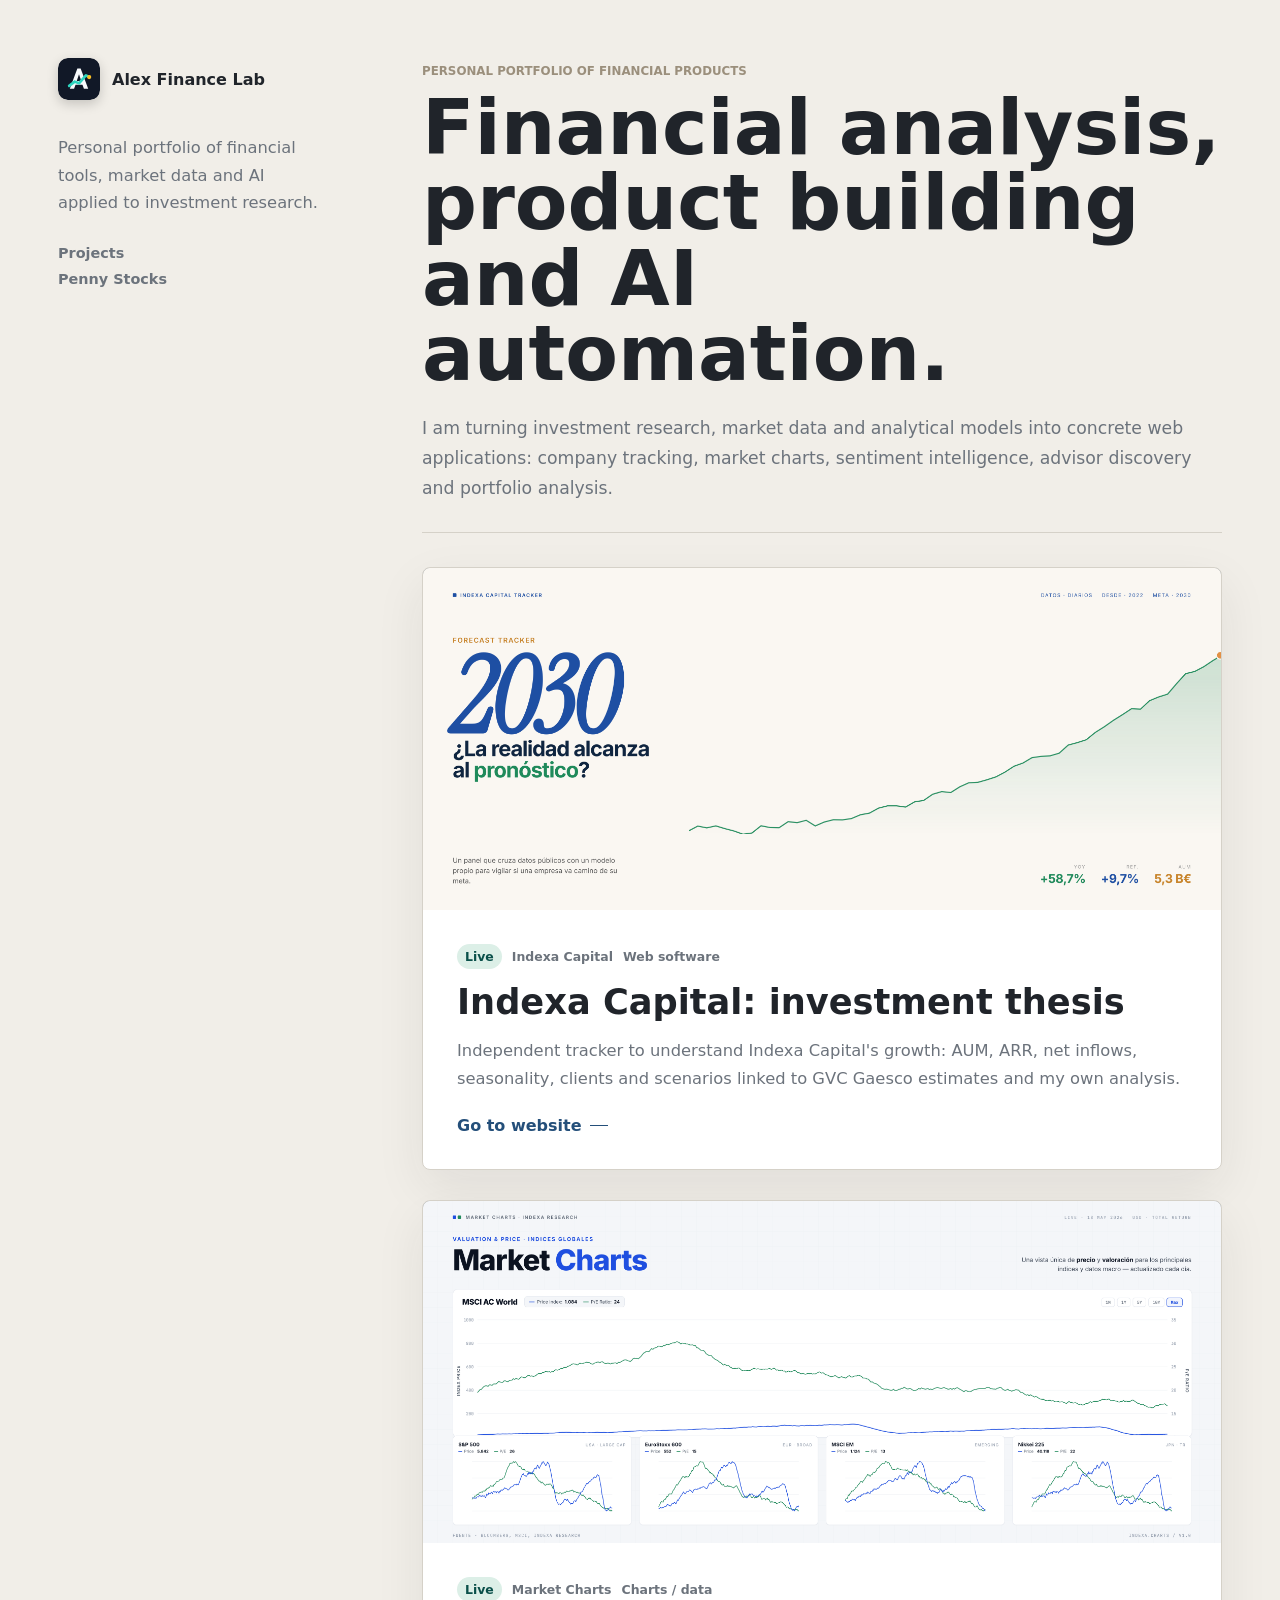
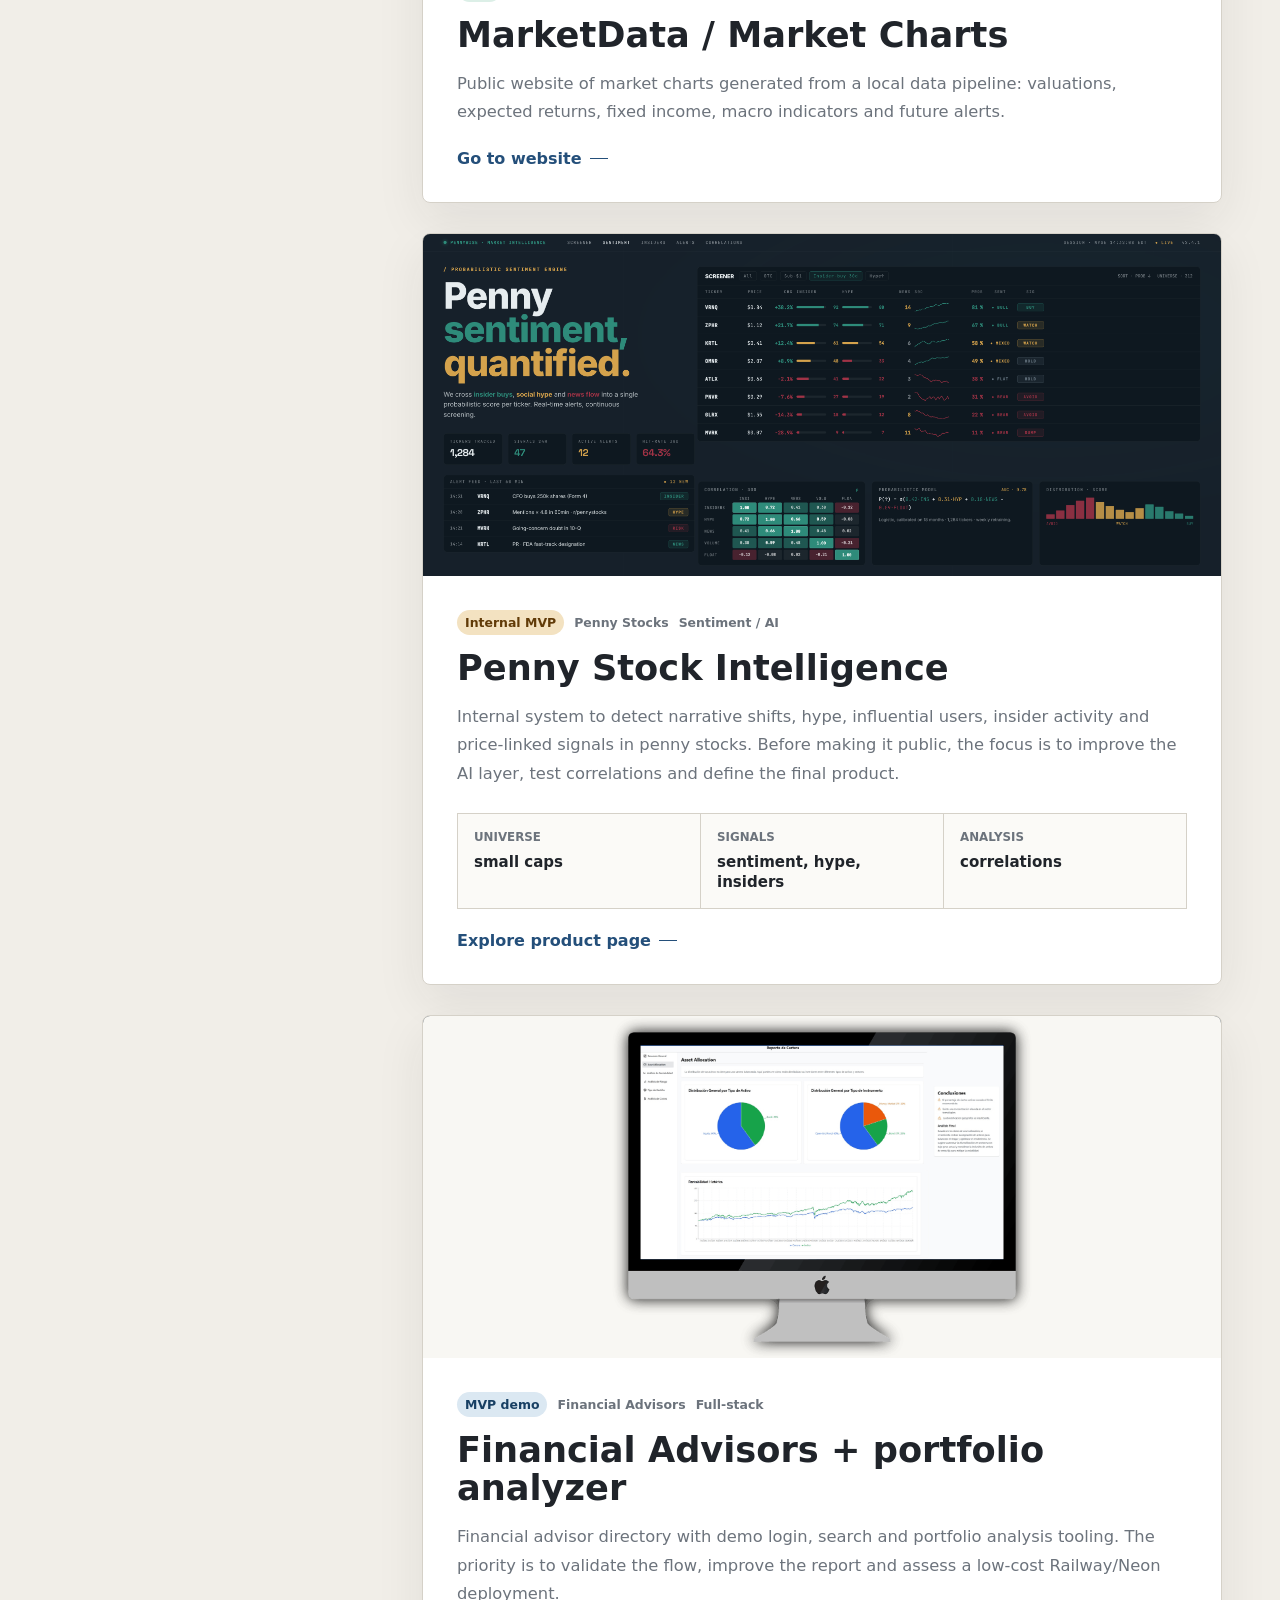
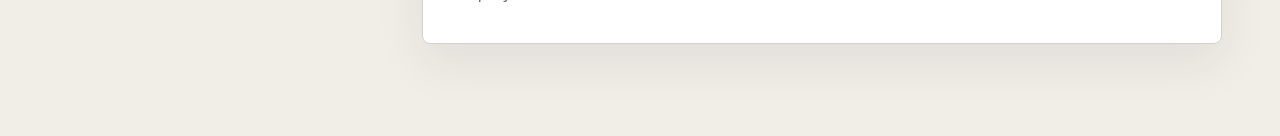
<file: index.html>
<!doctype html>
<html lang="en">
  <head>
    <meta charset="UTF-8" />
    <meta name="viewport" content="width=device-width, initial-scale=1.0" />
    <title>Alex Finance Lab</title>
    <meta
      name="description"
      content="Personal portfolio of financial analysis, market data, sentiment intelligence and AI tools."
    />
    <link rel="icon" type="image/svg+xml" href="./favicon.svg" />
    <link rel="stylesheet" href="./styles.css" />
  </head>
  <body>
    <div class="site-shell">
      <aside class="sidebar">
        <a class="brand" href="#top" aria-label="Alex Finance Lab — Indexa Tracker">
          <svg class="brand-mark" viewBox="0 0 64 64" aria-hidden="true" focusable="false" xmlns="http://www.w3.org/2000/svg">
            <rect width="64" height="64" rx="14" fill="#111827"/>
            <path d="M18 47 29.5 16h5L46 47h-6.5l-2.2-6.4H26.7L24.5 47H18Zm10.5-11.9h7L32 24.7l-3.5 10.4Z" fill="#F8FAFC"/>
            <path d="M17 42.5 25.5 36l6.5 2.5 10.5-12 5 2.5" fill="none" stroke="#2DD4BF" stroke-linecap="round" stroke-linejoin="round" stroke-width="4"/>
            <circle cx="47.5" cy="29" r="3.2" fill="#FBBF24"/>
          </svg>
          <span class="brand-name">Alex Finance Lab</span>
        </a>

        <p class="profile-copy">
          Personal portfolio of financial tools, market data and AI applied to investment research.
        </p>

        <nav class="side-nav" aria-label="Primary navigation">
          <a href="#projects">Projects</a>
          <a href="#penny-stocks">Penny Stocks</a>
        </nav>
      </aside>

      <main id="top" class="content">
        <section class="intro">
          <p class="eyebrow">Personal portfolio of financial products</p>
          <h1>Financial analysis, product building and AI automation.</h1>
          <p>
            I am turning investment research, market data and analytical models into concrete web
            applications: company tracking, market charts, sentiment intelligence, advisor discovery
            and portfolio analysis.
          </p>
        </section>

        <section id="projects" class="card-stack" aria-label="Projects">
          <article class="project-card">
            <a
              class="card-media"
              href="https://apardo-flowgy.github.io/indexa-tracker/"
              target="_blank"
              rel="noopener noreferrer"
              aria-label="Open Indexa Capital investment thesis"
            >
              <img src="./assets/indexa-scenarios.png" alt="Indexa Capital AUM and profit scenarios" />
            </a>
            <div class="card-body">
              <div class="project-meta">
                <span class="status live">Live</span>
                <span>Indexa Capital</span>
                <span>Web software</span>
              </div>
              <h2>
                <a href="https://apardo-flowgy.github.io/indexa-tracker/" target="_blank" rel="noopener noreferrer">
                  Indexa Capital: investment thesis
                </a>
              </h2>
              <p>
                Independent tracker to understand Indexa Capital's growth: AUM, ARR, net inflows,
                seasonality, clients and scenarios linked to GVC Gaesco estimates and my own analysis.
              </p>
              <div class="card-actions">
                <a href="https://apardo-flowgy.github.io/indexa-tracker/" target="_blank" rel="noopener noreferrer">
                  Go to website
                </a>
              </div>
            </div>
            <a
              class="card-stretched-link"
              href="https://apardo-flowgy.github.io/indexa-tracker/"
              target="_blank"
              rel="noopener noreferrer"
              aria-label="Open Indexa Capital investment thesis"
            ></a>
          </article>

          <article class="project-card">
            <a
              class="card-media"
              href="https://apardo-flowgy.github.io/market-charts/"
              target="_blank"
              rel="noopener noreferrer"
              aria-label="Open Market Charts"
            >
              <img src="./assets/market-sp500-pe.png" alt="Historical S&P 500 P/E chart" />
            </a>
            <div class="card-body">
              <div class="project-meta">
                <span class="status live">Live</span>
                <span>Market Charts</span>
                <span>Charts / data</span>
              </div>
              <h2>MarketData / Market Charts</h2>
              <p>
                Public website of market charts generated from a local data pipeline: valuations,
                expected returns, fixed income, macro indicators and future alerts.
              </p>
              <div class="card-actions">
                <a href="https://apardo-flowgy.github.io/market-charts/" target="_blank" rel="noopener noreferrer">
                  Go to website
                </a>
              </div>
            </div>
            <a
              class="card-stretched-link"
              href="https://apardo-flowgy.github.io/market-charts/"
              target="_blank"
              rel="noopener noreferrer"
              aria-label="Open Market Charts"
            ></a>
          </article>

          <article id="penny-stocks" class="project-card">
            <a class="card-media" href="/personal-portfolio/penny-stock-intelligence.html" aria-label="Open Penny Stock Intelligence product page">
              <img src="./assets/Screener.png" alt="Penny Stock Intelligence screener interface" />
            </a>
            <div class="card-body">
              <div class="project-meta">
                <span class="status internal">Internal MVP</span>
                <span>Penny Stocks</span>
                <span>Sentiment / AI</span>
              </div>
              <h2><a href="/personal-portfolio/penny-stock-intelligence.html">Penny Stock Intelligence</a></h2>
              <p>
                Internal system to detect narrative shifts, hype, influential users, insider activity
                and price-linked signals in penny stocks. Before making it public, the focus is to improve
                the AI layer, test correlations and define the final product.
              </p>
              <div class="mini-dashboard">
                <div><span>Universe</span><strong>small caps</strong></div>
                <div><span>Signals</span><strong>sentiment, hype, insiders</strong></div>
                <div><span>Analysis</span><strong>correlations</strong></div>
              </div>
              <div class="card-actions">
                <a href="/personal-portfolio/penny-stock-intelligence.html">Explore product page</a>
              </div>
            </div>
            <a
              class="card-stretched-link"
              href="/personal-portfolio/penny-stock-intelligence.html"
              aria-label="Open Penny Stock Intelligence product page"
            ></a>
          </article>

          <article class="project-card">
            <div class="card-media">
              <img src="./assets/financial-report.png" alt="Portfolio analysis report interface" />
            </div>
            <div class="card-body">
              <div class="project-meta">
                <span class="status build">MVP demo</span>
                <span>Financial Advisors</span>
                <span>Full-stack</span>
              </div>
              <h2>Financial Advisors + portfolio analyzer</h2>
              <p>
                Financial advisor directory with demo login, search and portfolio analysis tooling.
                The priority is to validate the flow, improve the report and assess a low-cost
                Railway/Neon deployment.
              </p>
            </div>
          </article>
        </section>

      </main>
    </div>
    <script>
      const cards = document.querySelectorAll(".project-card");

      const observer = new IntersectionObserver(
        (entries) => {
          entries.forEach((entry) => {
            if (entry.isIntersecting) entry.target.classList.add("is-visible");
          });
        },
        { threshold: 0.16 }
      );

      cards.forEach((card) => {
        observer.observe(card);
        card.addEventListener("pointermove", (event) => {
          const rect = card.getBoundingClientRect();
          card.style.setProperty("--mx", `${event.clientX - rect.left}px`);
          card.style.setProperty("--my", `${event.clientY - rect.top}px`);
        });
      });
    </script>
  </body>
</html>
</file>
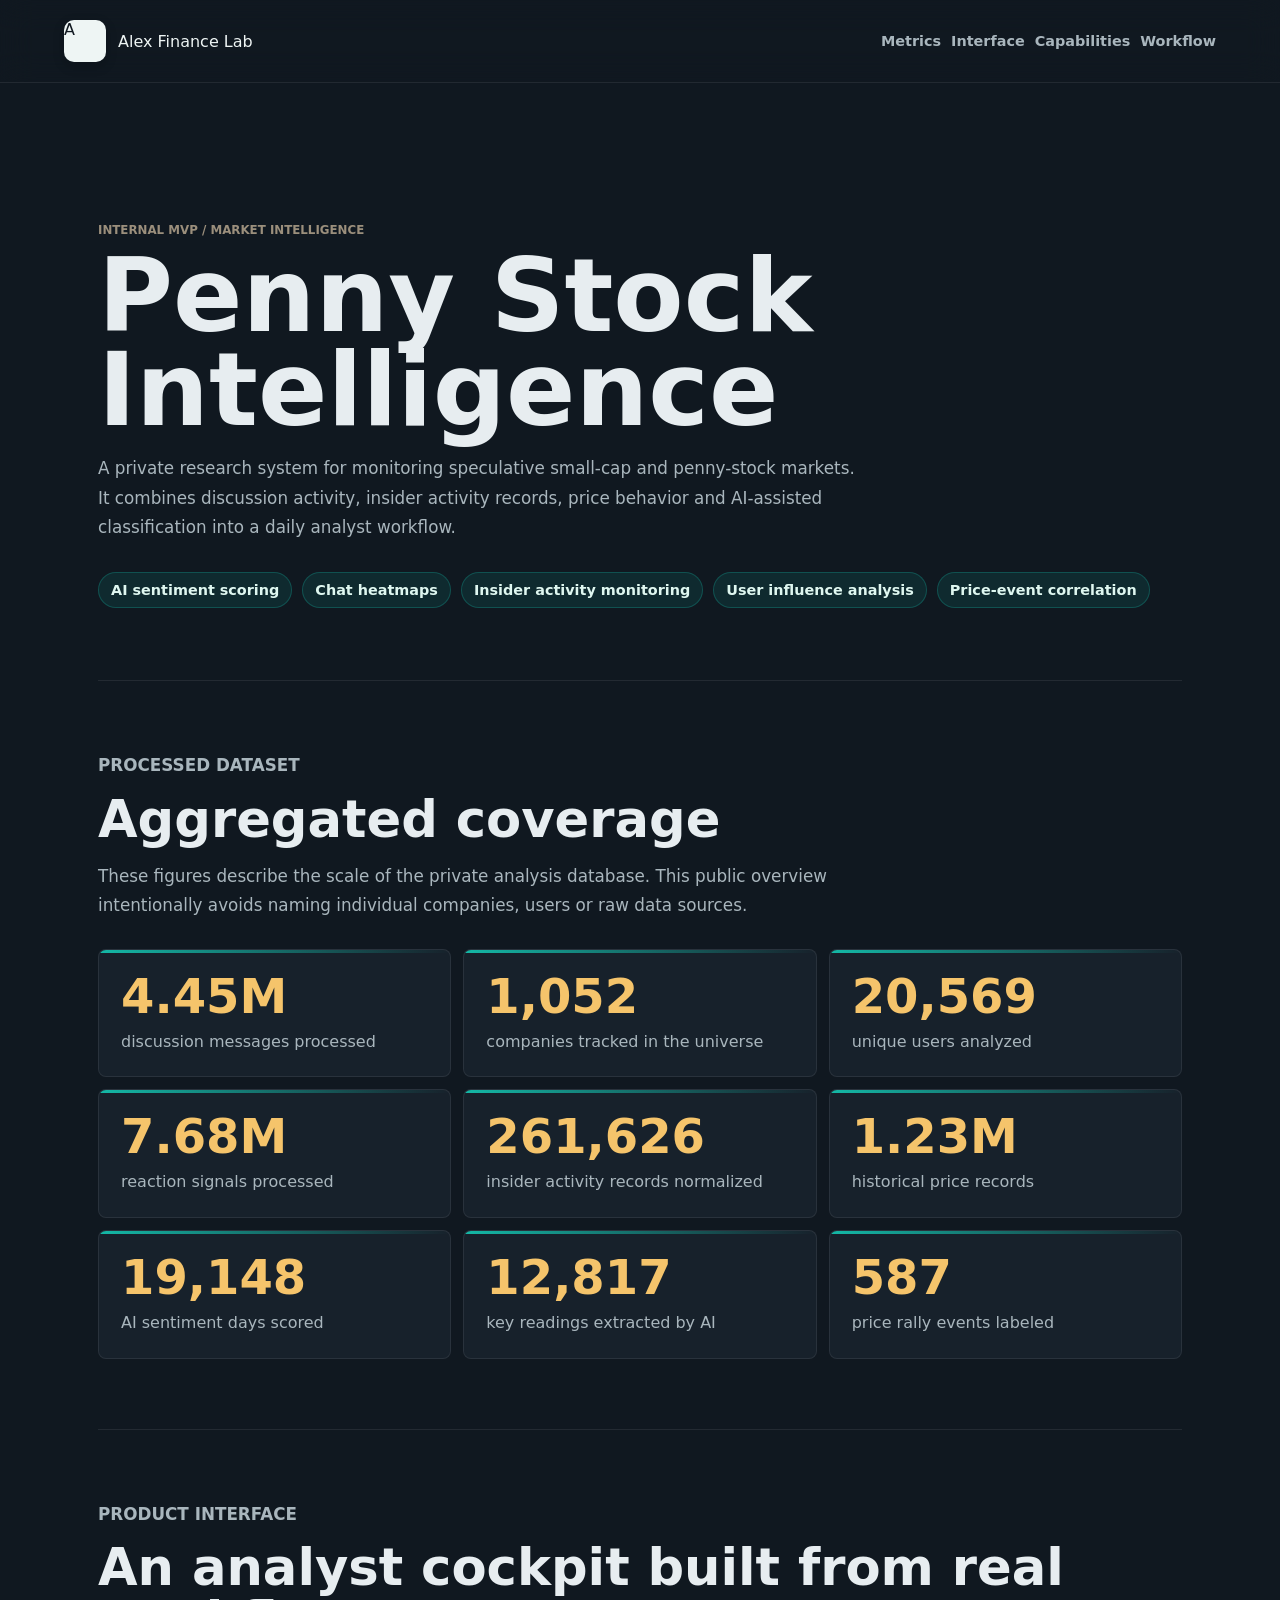
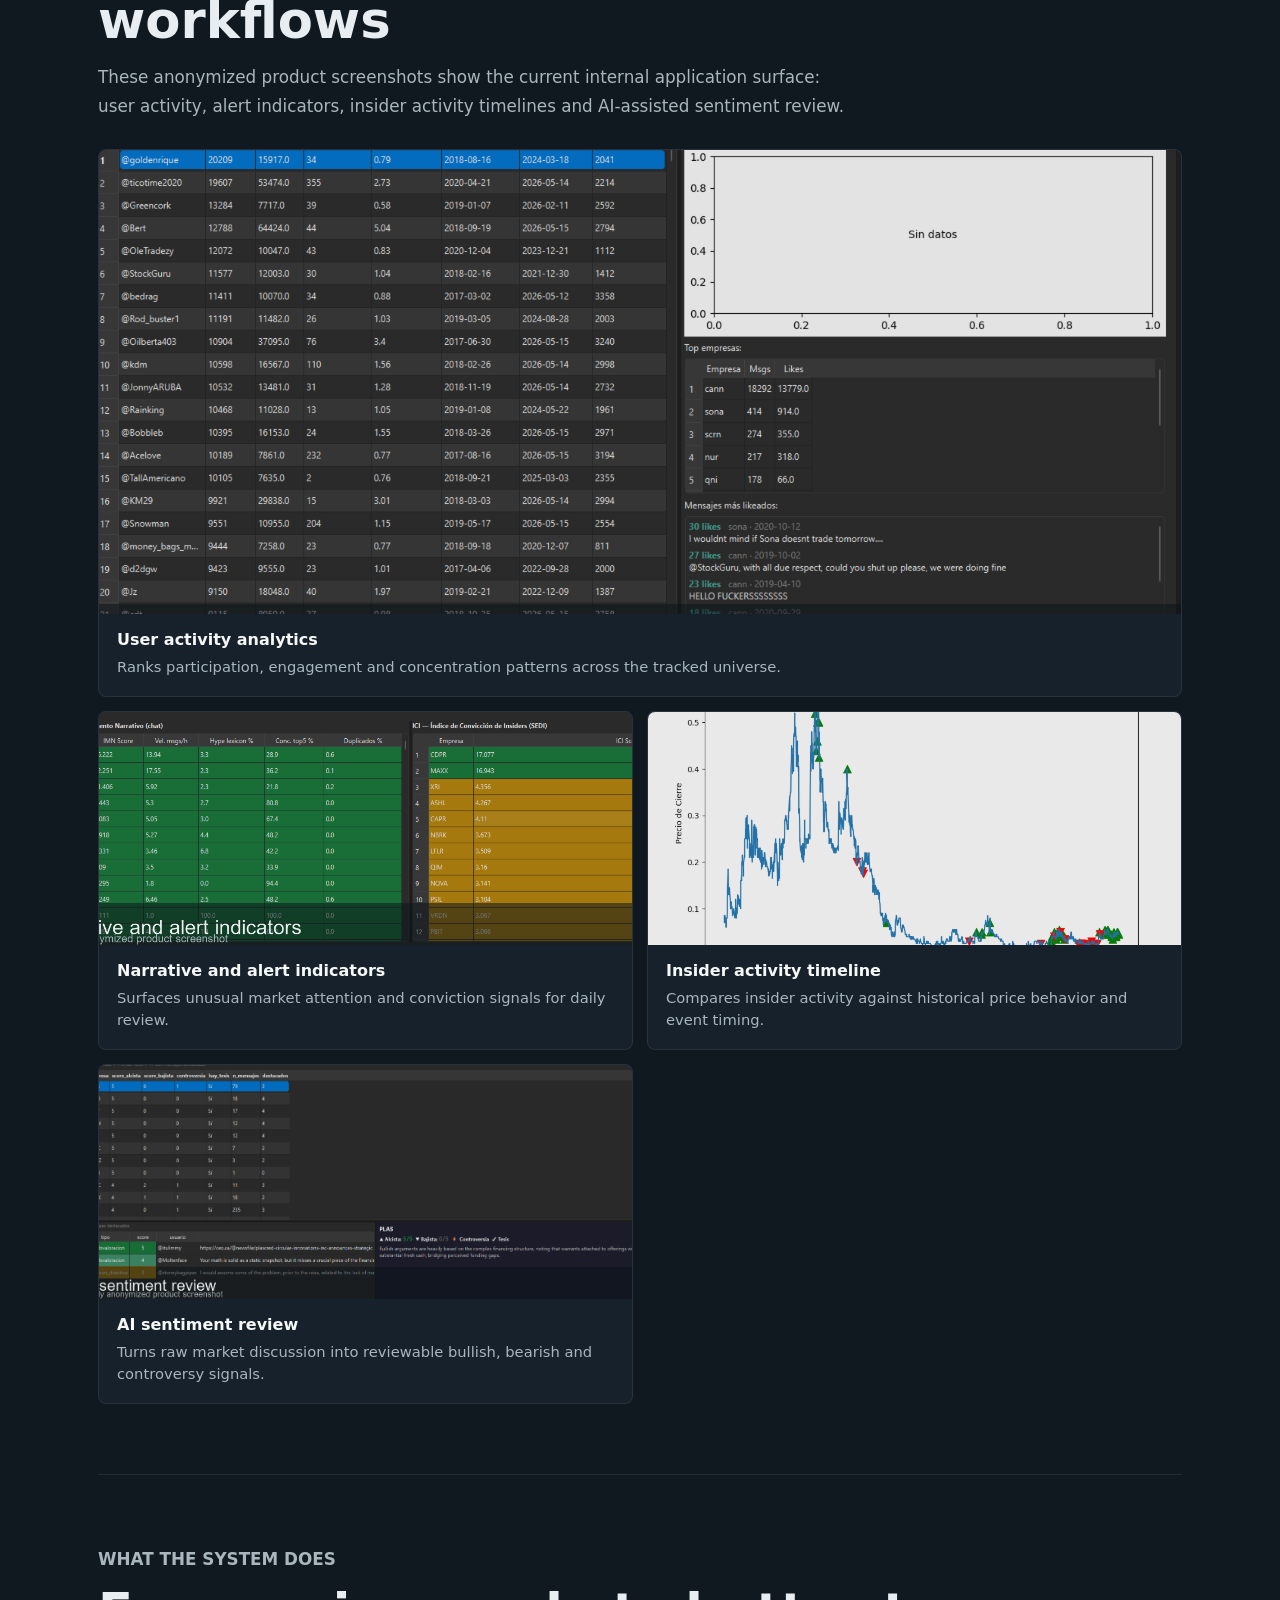
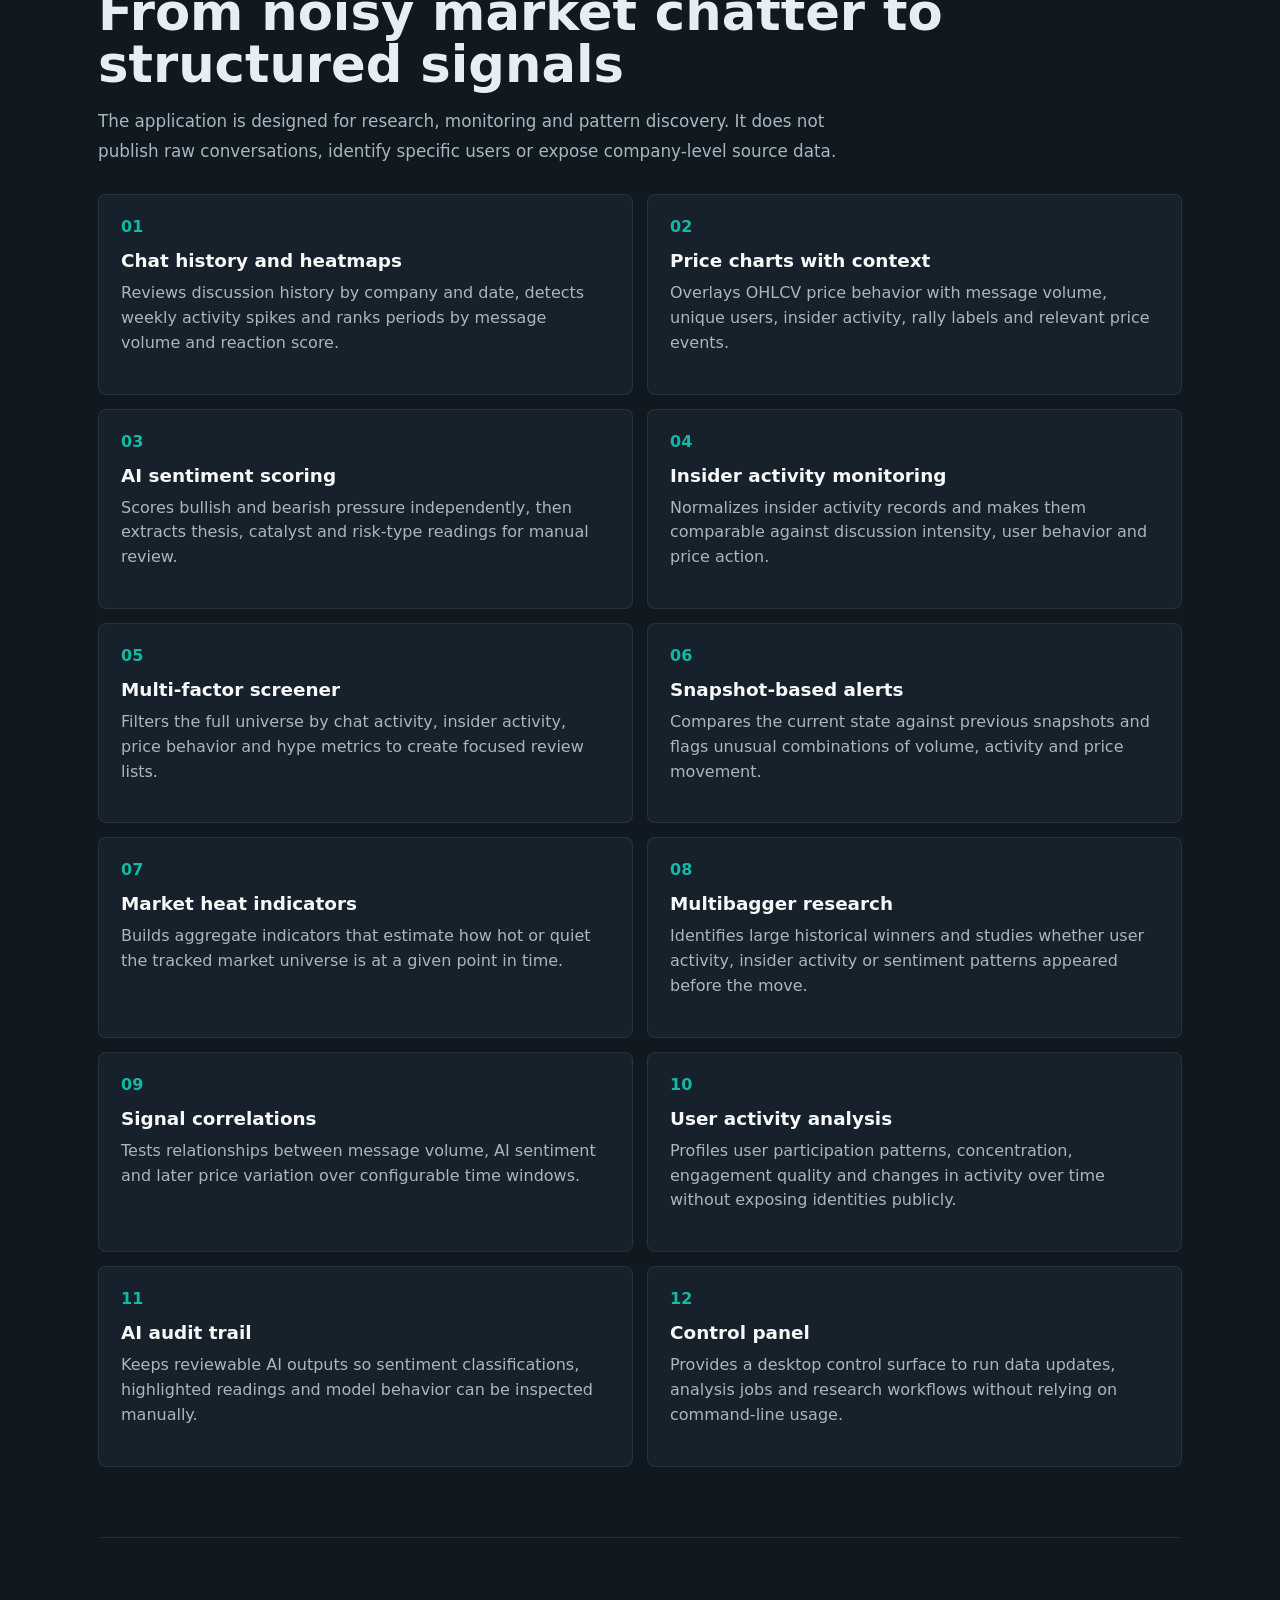
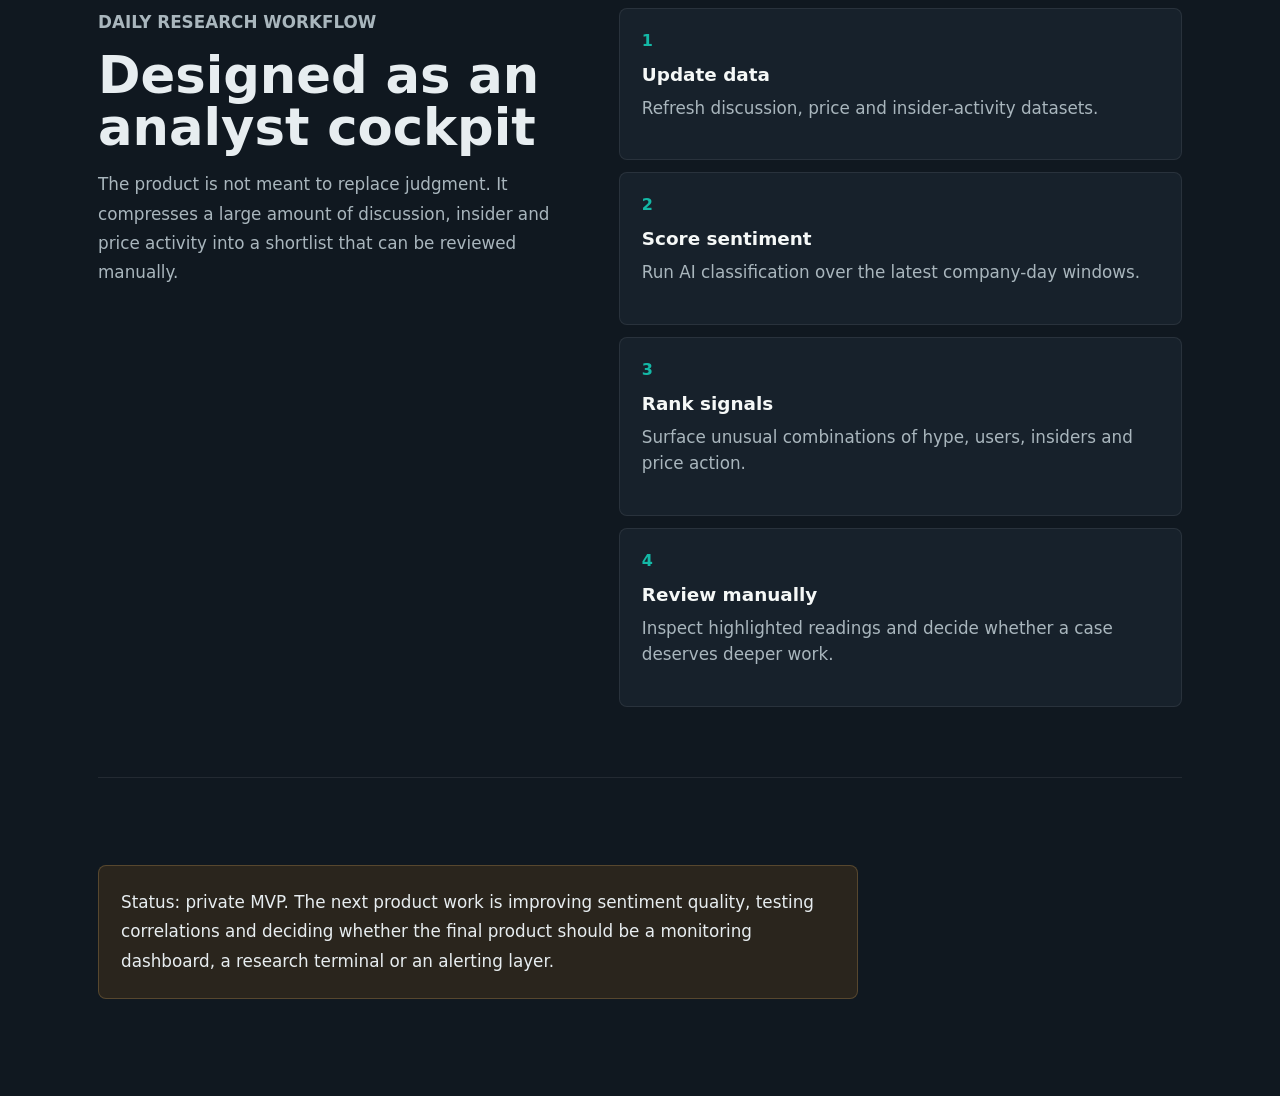
<file: penny-stock-intelligence.html>
<!doctype html>
<html lang="en">
  <head>
    <meta charset="UTF-8" />
    <meta name="viewport" content="width=device-width, initial-scale=1.0" />
    <title>Penny Stock Intelligence</title>
    <meta
      name="description"
      content="Product overview for a private penny stock intelligence system built around discussion activity, insider activity, sentiment, users and price-linked signals."
    />
    <link
      rel="icon"
      href="data:image/svg+xml,%3Csvg xmlns='http://www.w3.org/2000/svg' viewBox='0 0 64 64'%3E%3Crect width='64' height='64' rx='12' fill='%2313151a'/%3E%3Ctext x='50%25' y='56%25' text-anchor='middle' font-family='Arial' font-size='34' font-weight='700' fill='white'%3EA%3C/text%3E%3C/svg%3E"
    />
    <link rel="stylesheet" href="./styles.css" />
    <link rel="stylesheet" href="./penny-stock-intelligence.css" />
  </head>
  <body class="penny-page">
    <header class="product-nav">
      <a class="brand" href="./index.html" aria-label="Back to Alex Finance Lab">
        <span class="brand-mark">A</span>
        <span>Alex Finance Lab</span>
      </a>
      <nav class="side-nav product-links" aria-label="Product page navigation">
        <a href="#metrics">Metrics</a>
        <a href="#interface">Interface</a>
        <a href="#capabilities">Capabilities</a>
        <a href="#workflow">Workflow</a>
      </nav>
    </header>

    <main class="product-shell">
      <section class="product-hero">
        <p class="eyebrow">Internal MVP / Market intelligence</p>
        <h1>Penny Stock Intelligence</h1>
        <p>
          A private research system for monitoring speculative small-cap and penny-stock markets.
          It combines discussion activity, insider activity records, price behavior and AI-assisted
          classification into a daily analyst workflow.
        </p>
        <div class="hero-badges">
          <span>AI sentiment scoring</span>
          <span>Chat heatmaps</span>
          <span>Insider activity monitoring</span>
          <span>User influence analysis</span>
          <span>Price-event correlation</span>
        </div>
      </section>

      <section id="metrics" class="product-section">
        <div class="section-heading-inline">
          <p class="eyebrow">Processed dataset</p>
          <h2>Aggregated coverage</h2>
          <p>
            These figures describe the scale of the private analysis database. This public overview
            intentionally avoids naming individual companies, users or raw data sources.
          </p>
        </div>

        <div class="metrics-grid">
          <article><strong>4.45M</strong><span>discussion messages processed</span></article>
          <article><strong>1,052</strong><span>companies tracked in the universe</span></article>
          <article><strong>20,569</strong><span>unique users analyzed</span></article>
          <article><strong>7.68M</strong><span>reaction signals processed</span></article>
          <article><strong>261,626</strong><span>insider activity records normalized</span></article>
          <article><strong>1.23M</strong><span>historical price records</span></article>
          <article><strong>19,148</strong><span>AI sentiment days scored</span></article>
          <article><strong>12,817</strong><span>key readings extracted by AI</span></article>
          <article><strong>587</strong><span>price rally events labeled</span></article>
        </div>
      </section>

      <section id="interface" class="product-section">
        <div class="section-heading-inline">
          <p class="eyebrow">Product interface</p>
          <h2>An analyst cockpit built from real workflows</h2>
          <p>
            These anonymized product screenshots show the current internal application surface:
            user activity, alert indicators, insider activity timelines and AI-assisted sentiment review.
          </p>
        </div>

        <div class="product-gallery">
          <figure class="gallery-feature">
            <img
              src="./assets/penny-stock-intelligence/user-activity-redacted.png?v=light-1"
              alt="Anonymized user activity analytics interface"
            />
            <figcaption>
              <strong>User activity analytics</strong>
              <span>Ranks participation, engagement and concentration patterns across the tracked universe.</span>
            </figcaption>
          </figure>
          <figure>
            <img
              src="./assets/penny-stock-intelligence/alerts-redacted.png?v=light-1"
              alt="Anonymized alert indicators interface"
            />
            <figcaption>
              <strong>Narrative and alert indicators</strong>
              <span>Surfaces unusual market attention and conviction signals for daily review.</span>
            </figcaption>
          </figure>
          <figure>
            <img
              src="./assets/penny-stock-intelligence/insider-activity-redacted.png?v=light-1"
              alt="Anonymized insider activity timeline"
            />
            <figcaption>
              <strong>Insider activity timeline</strong>
              <span>Compares insider activity against historical price behavior and event timing.</span>
            </figcaption>
          </figure>
          <figure>
            <img
              src="./assets/penny-stock-intelligence/sentiment-review-redacted.png?v=light-1"
              alt="Anonymized AI sentiment review interface"
            />
            <figcaption>
              <strong>AI sentiment review</strong>
              <span>Turns raw market discussion into reviewable bullish, bearish and controversy signals.</span>
            </figcaption>
          </figure>
        </div>
      </section>

      <section id="capabilities" class="product-section">
        <div class="section-heading-inline">
          <p class="eyebrow">What the system does</p>
          <h2>From noisy market chatter to structured signals</h2>
          <p>
            The application is designed for research, monitoring and pattern discovery. It does not
            publish raw conversations, identify specific users or expose company-level source data.
          </p>
        </div>

        <div class="capability-grid">
          <article>
            <span>01</span>
            <h3>Chat history and heatmaps</h3>
            <p>Reviews discussion history by company and date, detects weekly activity spikes and ranks periods by message volume and reaction score.</p>
          </article>
          <article>
            <span>02</span>
            <h3>Price charts with context</h3>
            <p>Overlays OHLCV price behavior with message volume, unique users, insider activity, rally labels and relevant price events.</p>
          </article>
          <article>
            <span>03</span>
            <h3>AI sentiment scoring</h3>
            <p>Scores bullish and bearish pressure independently, then extracts thesis, catalyst and risk-type readings for manual review.</p>
          </article>
          <article>
            <span>04</span>
            <h3>Insider activity monitoring</h3>
            <p>Normalizes insider activity records and makes them comparable against discussion intensity, user behavior and price action.</p>
          </article>
          <article>
            <span>05</span>
            <h3>Multi-factor screener</h3>
            <p>Filters the full universe by chat activity, insider activity, price behavior and hype metrics to create focused review lists.</p>
          </article>
          <article>
            <span>06</span>
            <h3>Snapshot-based alerts</h3>
            <p>Compares the current state against previous snapshots and flags unusual combinations of volume, activity and price movement.</p>
          </article>
          <article>
            <span>07</span>
            <h3>Market heat indicators</h3>
            <p>Builds aggregate indicators that estimate how hot or quiet the tracked market universe is at a given point in time.</p>
          </article>
          <article>
            <span>08</span>
            <h3>Multibagger research</h3>
            <p>Identifies large historical winners and studies whether user activity, insider activity or sentiment patterns appeared before the move.</p>
          </article>
          <article>
            <span>09</span>
            <h3>Signal correlations</h3>
            <p>Tests relationships between message volume, AI sentiment and later price variation over configurable time windows.</p>
          </article>
          <article>
            <span>10</span>
            <h3>User activity analysis</h3>
            <p>Profiles user participation patterns, concentration, engagement quality and changes in activity over time without exposing identities publicly.</p>
          </article>
          <article>
            <span>11</span>
            <h3>AI audit trail</h3>
            <p>Keeps reviewable AI outputs so sentiment classifications, highlighted readings and model behavior can be inspected manually.</p>
          </article>
          <article>
            <span>12</span>
            <h3>Control panel</h3>
            <p>Provides a desktop control surface to run data updates, analysis jobs and research workflows without relying on command-line usage.</p>
          </article>
        </div>
      </section>

      <section id="workflow" class="product-section product-terminal">
        <div>
          <p class="eyebrow">Daily research workflow</p>
          <h2>Designed as an analyst cockpit</h2>
          <p>
            The product is not meant to replace judgment. It compresses a large amount of discussion,
            insider and price activity into a shortlist that can be reviewed manually.
          </p>
        </div>
        <div class="workflow-steps">
          <div><span>1</span><strong>Update data</strong><p>Refresh discussion, price and insider-activity datasets.</p></div>
          <div><span>2</span><strong>Score sentiment</strong><p>Run AI classification over the latest company-day windows.</p></div>
          <div><span>3</span><strong>Rank signals</strong><p>Surface unusual combinations of hype, users, insiders and price action.</p></div>
          <div><span>4</span><strong>Review manually</strong><p>Inspect highlighted readings and decide whether a case deserves deeper work.</p></div>
        </div>
      </section>

      <section class="product-section product-note">
        <p>
          Status: private MVP. The next product work is improving sentiment quality, testing
          correlations and deciding whether the final product should be a monitoring dashboard,
          a research terminal or an alerting layer.
        </p>
      </section>
    </main>
  </body>
</html>
</file>
<file: styles.css>
:root {
  --bg: #f1eee8;
  --panel: #ffffff;
  --ink: #20242a;
  --muted: #6c737c;
  --soft: #e0ded8;
  --line: #d5d1c8;
  --teal: #0f766e;
  --blue: #244f7a;
  --amber: #b36b18;
  --rose: #8b2f43;
  --shadow: 0 18px 50px rgba(37, 39, 44, 0.08);
  font-family:
    Inter, ui-sans-serif, system-ui, -apple-system, BlinkMacSystemFont, "Segoe UI",
    sans-serif;
}

* {
  box-sizing: border-box;
}

html {
  scroll-behavior: smooth;
}

body {
  margin: 0;
  color: var(--ink);
  background: var(--bg);
  overflow-x: hidden;
}

a {
  color: inherit;
}

.site-shell {
  display: grid;
  grid-template-columns: minmax(230px, 300px) minmax(0, 1fr);
  gap: clamp(30px, 5vw, 76px);
  align-items: start;
  max-width: 1540px;
  margin: 0 auto;
  padding: clamp(24px, 5vw, 58px);
}

.sidebar {
  position: sticky;
  top: 42px;
  min-height: calc(100vh - 84px);
  display: flex;
  flex-direction: column;
  padding-right: clamp(0px, 2vw, 22px);
}

.brand {
  display: inline-flex;
  align-items: center;
  gap: 12px;
  width: fit-content;
  color: var(--ink);
  text-decoration: none;
}

.brand-text {
  display: grid;
  gap: 2px;
  line-height: 1.05;
}

.brand-name {
  font-size: 1.0rem;
  font-weight: 780;
  color: var(--ink);
}

.brand-product {
  font-size: 0.62rem;
  font-weight: 800;
  letter-spacing: 0.12em;
  text-transform: uppercase;
  color: var(--muted);
}

.brand-mark {
  width: 42px;
  height: 42px;
  flex-shrink: 0;
  display: block;
  border-radius: 10px;
  box-shadow: 0 4px 12px rgba(0,0,0,0.18);
}

.profile-copy {
  max-width: 270px;
  margin: 34px 0 28px;
  color: var(--muted);
  font-size: 1.02rem;
  line-height: 1.7;
}

.side-nav {
  display: flex;
  flex-direction: column;
  gap: 10px;
  margin-bottom: auto;
}

.side-nav a {
  width: fit-content;
  color: var(--muted);
  font-size: 0.9rem;
  font-weight: 720;
  text-decoration: none;
}

.side-nav a:hover {
  color: var(--ink);
}

.content {
  min-width: 0;
  width: 100%;
}

.intro {
  padding: 6px 0 28px;
  border-bottom: 1px solid var(--line);
}

.eyebrow {
  margin: 0 0 12px;
  color: #9b8f7c;
  font-size: 0.74rem;
  font-weight: 780;
  letter-spacing: 0;
  text-transform: uppercase;
}

.intro h1 {
  margin: 0;
  max-width: 1080px;
  font-size: 4.8rem;
  line-height: 0.98;
  letter-spacing: 0;
  overflow-wrap: anywhere;
}

.intro p:not(.eyebrow) {
  max-width: 920px;
  margin: 22px 0 0;
  color: var(--muted);
  font-size: 1.08rem;
  line-height: 1.75;
}

.card-stack {
  display: grid;
  gap: 30px;
  padding: 34px 0;
}

.project-card {
  position: relative;
  overflow: hidden;
  background: var(--panel);
  border: 1px solid var(--line);
  border-radius: 8px;
  box-shadow: var(--shadow);
  opacity: 0;
  transform: translateY(18px);
  transition:
    opacity 520ms ease,
    transform 520ms ease,
    border-color 220ms ease,
    box-shadow 220ms ease;
}

.project-card::before {
  content: "";
  position: absolute;
  inset: 0;
  z-index: 1;
  pointer-events: none;
  background: radial-gradient(
    420px circle at var(--mx, 50%) var(--my, 20%),
    rgba(15, 118, 110, 0.12),
    transparent 42%
  );
  opacity: 0;
  transition: opacity 220ms ease;
}

.project-card:has(a[href])::after {
  content: "Open project";
  position: absolute;
  right: 0;
  bottom: 0;
  left: 0;
  z-index: 3;
  display: flex;
  justify-content: flex-end;
  align-items: center;
  min-height: 54px;
  padding: 0 30px;
  color: #f8fbfa;
  background: linear-gradient(90deg, rgba(15, 118, 110, 0), rgba(15, 118, 110, 0.95));
  border-top: 1px solid rgba(255, 255, 255, 0.22);
  font-size: 0.78rem;
  font-weight: 820;
  letter-spacing: 0;
  opacity: 0;
  pointer-events: none;
  transform: translateY(100%);
  transition:
    opacity 240ms ease,
    transform 240ms ease;
}

.project-card:has(a[href]) .card-body::after {
  content: "";
  position: absolute;
  right: 17px;
  bottom: 22px;
  z-index: 4;
  width: 8px;
  height: 8px;
  border-top: 2px solid #f8fbfa;
  border-right: 2px solid #f8fbfa;
  opacity: 0;
  pointer-events: none;
  transform: rotate(45deg);
  transition:
    opacity 240ms ease,
    transform 240ms ease;
}

.project-card:hover {
  border-color: #b9b3a7;
  box-shadow: 0 26px 72px rgba(37, 39, 44, 0.14);
  transform: translateY(-3px);
}

.project-card:has(a[href]):hover::after {
  opacity: 1;
  transform: translateY(0);
}

.project-card:has(a[href]):hover .card-body::after {
  opacity: 1;
  transform: translateX(0) rotate(45deg);
  animation: open-nudge 1500ms ease-in-out infinite;
}

.project-card:hover::before {
  opacity: 1;
}

.project-card.is-visible {
  opacity: 1;
  transform: translateY(0);
}

.project-card.is-visible:hover {
  transform: translateY(-3px);
}

.project-card > * {
  position: relative;
  z-index: 2;
}

.project-card .card-stretched-link {
  position: absolute;
  inset: 0;
  z-index: 2;
  display: block;
  text-indent: -9999px;
}

.project-card .card-media,
.project-card h2 a,
.project-card .card-actions a {
  z-index: 5;
}

@keyframes open-nudge {
  0%,
  100% {
    transform: translateX(0) rotate(45deg);
  }

  50% {
    transform: translateX(4px) rotate(45deg);
  }
}

.card-media {
  display: block;
  aspect-ratio: 21 / 9;
  min-height: 0;
  background: #16202a;
  overflow: hidden;
}

.card-media img {
  display: block;
  width: 100%;
  height: 100%;
  object-fit: contain;
  object-position: center;
  transform: scale(1.002);
  transition: transform 520ms ease, filter 520ms ease;
  background: #f8f7f3;
}

.project-card:hover .card-media img {
  filter: saturate(1.04) contrast(1.03);
  transform: scale(1.035);
}

.card-body {
  padding: clamp(22px, 4vw, 34px);
}

.project-meta {
  display: flex;
  flex-wrap: wrap;
  gap: 8px 10px;
  align-items: center;
  margin-bottom: 14px;
  color: var(--muted);
  font-size: 0.78rem;
  font-weight: 740;
}

.status {
  padding: 5px 8px;
  border-radius: 999px;
}

.status.live {
  color: #0a504a;
  background: #dcefe7;
}

.status.internal {
  color: #613b08;
  background: #f3e2c1;
}

.status.build {
  color: #173f63;
  background: #dbe8f2;
}

.project-card h2 {
  margin: 0;
  font-size: 2.2rem;
  line-height: 1.08;
  letter-spacing: 0;
  overflow-wrap: anywhere;
}

.project-card h2 a {
  text-decoration: none;
}

.project-card h2 a:hover {
  color: var(--blue);
}

.project-card p {
  margin: 16px 0 0;
  color: var(--muted);
  font-size: 1.02rem;
  line-height: 1.75;
}

.card-actions {
  display: flex;
  flex-wrap: wrap;
  gap: 12px 18px;
  align-items: center;
  margin-top: 22px;
}

.card-actions a {
  position: relative;
  display: inline-flex;
  align-items: center;
  gap: 8px;
  color: var(--blue);
  font-weight: 800;
  text-decoration: none;
}

.card-actions a::after {
  content: "";
  width: 18px;
  height: 1.5px;
  background: currentColor;
  transform-origin: left;
  transition: transform 180ms ease;
}

.card-actions a:hover::after {
  transform: scaleX(1.35);
}

.card-actions span {
  color: var(--muted);
  font-size: 0.9rem;
  font-weight: 650;
}

@media (prefers-reduced-motion: reduce) {
  .project-card,
  .card-media img,
  .project-card:has(a[href])::after,
  .project-card:has(a[href]) .card-body::after,
  .card-actions a::after {
    transition: none;
    animation: none;
  }

  .project-card,
  .project-card:hover {
    opacity: 1;
    transform: none;
  }
}

.mini-dashboard {
  display: grid;
  grid-template-columns: repeat(3, minmax(0, 1fr));
  gap: 1px;
  margin-top: 24px;
  background: var(--line);
  border: 1px solid var(--line);
}

.mini-dashboard div {
  padding: 16px;
  background: #fbfaf7;
}

.mini-dashboard span {
  display: block;
  margin-bottom: 8px;
  color: var(--muted);
  font-size: 0.74rem;
  font-weight: 760;
  text-transform: uppercase;
}

.mini-dashboard strong {
  display: block;
  font-size: 0.94rem;
  line-height: 1.35;
}

@media (max-width: 900px) {
  .site-shell {
    grid-template-columns: 1fr;
    gap: 28px;
    padding: 22px;
  }

  .sidebar {
    position: static;
    min-height: auto;
    padding: 0 0 24px;
    border-bottom: 1px solid var(--line);
  }

  .profile-copy {
    max-width: 680px;
    margin: 22px 0 18px;
  }

  .side-nav {
    flex-direction: row;
    flex-wrap: wrap;
    margin-bottom: 0;
  }

}

@media (max-width: 620px) {
  .intro h1 {
    font-size: 3.2rem;
  }

  .card-media img {
    height: 100%;
  }

  .mini-dashboard {
    grid-template-columns: 1fr;
  }

  .project-card h2 {
    font-size: 1.55rem;
  }
}
</file>
<file: penny-stock-intelligence.css>
.penny-page {
  color: #e7edf0;
  background: #101820;
}

.product-nav {
  position: sticky;
  z-index: 20;
  top: 0;
  display: flex;
  justify-content: space-between;
  align-items: center;
  gap: 24px;
  padding: 20px clamp(20px, 5vw, 70px);
  background: rgba(16, 24, 32, 0.88);
  border-bottom: 1px solid rgba(255, 255, 255, 0.08);
  backdrop-filter: blur(16px);
}

.penny-page .brand {
  color: #eef5f4;
}

.penny-page .brand-mark {
  color: #101820;
  background: #eef5f4;
}

.product-links {
  flex-direction: row;
  margin: 0;
}

.product-links a {
  color: #a9b6bd;
}

.product-shell {
  max-width: 1180px;
  margin: 0 auto;
  padding: clamp(28px, 6vw, 76px) clamp(20px, 5vw, 48px) 80px;
}

.product-hero {
  padding: 64px 0 72px;
  border-bottom: 1px solid rgba(255, 255, 255, 0.08);
}

.product-hero h1 {
  max-width: 860px;
  margin: 0;
  font-size: clamp(3rem, 8vw, 7rem);
  line-height: 0.92;
  letter-spacing: 0;
}

.product-hero p:not(.eyebrow),
.section-heading-inline p,
.product-terminal p,
.product-note p {
  max-width: 760px;
  color: #a9b6bd;
  font-size: 1.05rem;
  line-height: 1.75;
}

.hero-badges {
  display: flex;
  flex-wrap: wrap;
  gap: 10px;
  margin-top: 30px;
}

.hero-badges span {
  padding: 9px 12px;
  color: #dff7f0;
  border: 1px solid rgba(20, 184, 166, 0.28);
  border-radius: 999px;
  background: rgba(15, 118, 110, 0.2);
  font-size: 0.9rem;
  font-weight: 720;
}

.product-section {
  padding: 70px 0;
  border-bottom: 1px solid rgba(255, 255, 255, 0.08);
}

.section-heading-inline {
  margin-bottom: 28px;
}

.section-heading-inline h2,
.product-terminal h2 {
  margin: 0;
  font-size: clamp(2rem, 4vw, 3.6rem);
  line-height: 1.02;
}

.metrics-grid {
  display: grid;
  grid-template-columns: repeat(3, minmax(0, 1fr));
  gap: 12px;
}

.metrics-grid article,
.capability-grid article,
.workflow-steps div {
  position: relative;
  overflow: hidden;
  padding: 22px;
  background: #17212b;
  border: 1px solid rgba(255, 255, 255, 0.08);
  border-radius: 8px;
}

.metrics-grid article::before {
  content: "";
  position: absolute;
  inset: 0 0 auto;
  height: 3px;
  background: linear-gradient(90deg, #14b8a6, transparent);
}

.metrics-grid strong {
  display: block;
  color: #f5c46b;
  font-size: clamp(1.85rem, 4vw, 3rem);
  line-height: 1;
}

.metrics-grid span,
.capability-grid p,
.workflow-steps p {
  display: block;
  margin-top: 10px;
  color: #a9b6bd;
  line-height: 1.55;
}

.product-gallery {
  display: grid;
  grid-template-columns: repeat(2, minmax(0, 1fr));
  gap: 14px;
}

.product-gallery figure {
  display: flex;
  flex-direction: column;
  min-width: 0;
  margin: 0;
  overflow: hidden;
  background: #17212b;
  border: 1px solid rgba(255, 255, 255, 0.08);
  border-radius: 8px;
  transition: transform 180ms ease, border-color 180ms ease;
}

.product-gallery figure:hover {
  transform: translateY(-2px);
  border-color: rgba(245, 196, 107, 0.34);
}

.product-gallery .gallery-feature {
  grid-column: 1 / -1;
}

.product-gallery img {
  display: block;
  width: 100%;
  aspect-ratio: 16 / 7;
  object-fit: cover;
  background: #101820;
}

.product-gallery .gallery-feature img {
  aspect-ratio: 21 / 9;
}

.product-gallery figcaption {
  display: grid;
  gap: 7px;
  padding: 16px 18px 18px;
}

.product-gallery strong {
  color: #f5f8f7;
  font-size: 1rem;
}

.product-gallery span {
  color: #a9b6bd;
  font-size: 0.92rem;
  line-height: 1.5;
}

.capability-grid {
  display: grid;
  grid-template-columns: repeat(2, minmax(0, 1fr));
  gap: 14px;
}

.capability-grid article {
  transition: transform 180ms ease, border-color 180ms ease;
}

.capability-grid article:hover {
  transform: translateY(-2px);
  border-color: rgba(20, 184, 166, 0.42);
}

.capability-grid span,
.workflow-steps span {
  color: #14b8a6;
  font-weight: 820;
}

.capability-grid h3,
.workflow-steps strong {
  display: block;
  margin: 14px 0 0;
  color: #f5f8f7;
  font-size: 1.15rem;
}

.product-terminal {
  display: grid;
  grid-template-columns: 0.9fr 1.1fr;
  gap: clamp(24px, 5vw, 60px);
  align-items: start;
}

.workflow-steps {
  display: grid;
  gap: 12px;
}

.product-note {
  padding-bottom: 0;
  border-bottom: 0;
}

.product-note p {
  padding: 22px;
  color: #e7edf0;
  background: rgba(179, 107, 24, 0.16);
  border: 1px solid rgba(245, 196, 107, 0.22);
  border-radius: 8px;
}

@media (max-width: 800px) {
  .product-nav {
    position: static;
    align-items: flex-start;
    flex-direction: column;
  }

  .metrics-grid,
  .capability-grid,
  .product-gallery,
  .product-terminal {
    grid-template-columns: 1fr;
  }

  .product-gallery .gallery-feature {
    grid-column: auto;
  }

  .product-hero {
    padding-top: 34px;
  }
}
</file>
